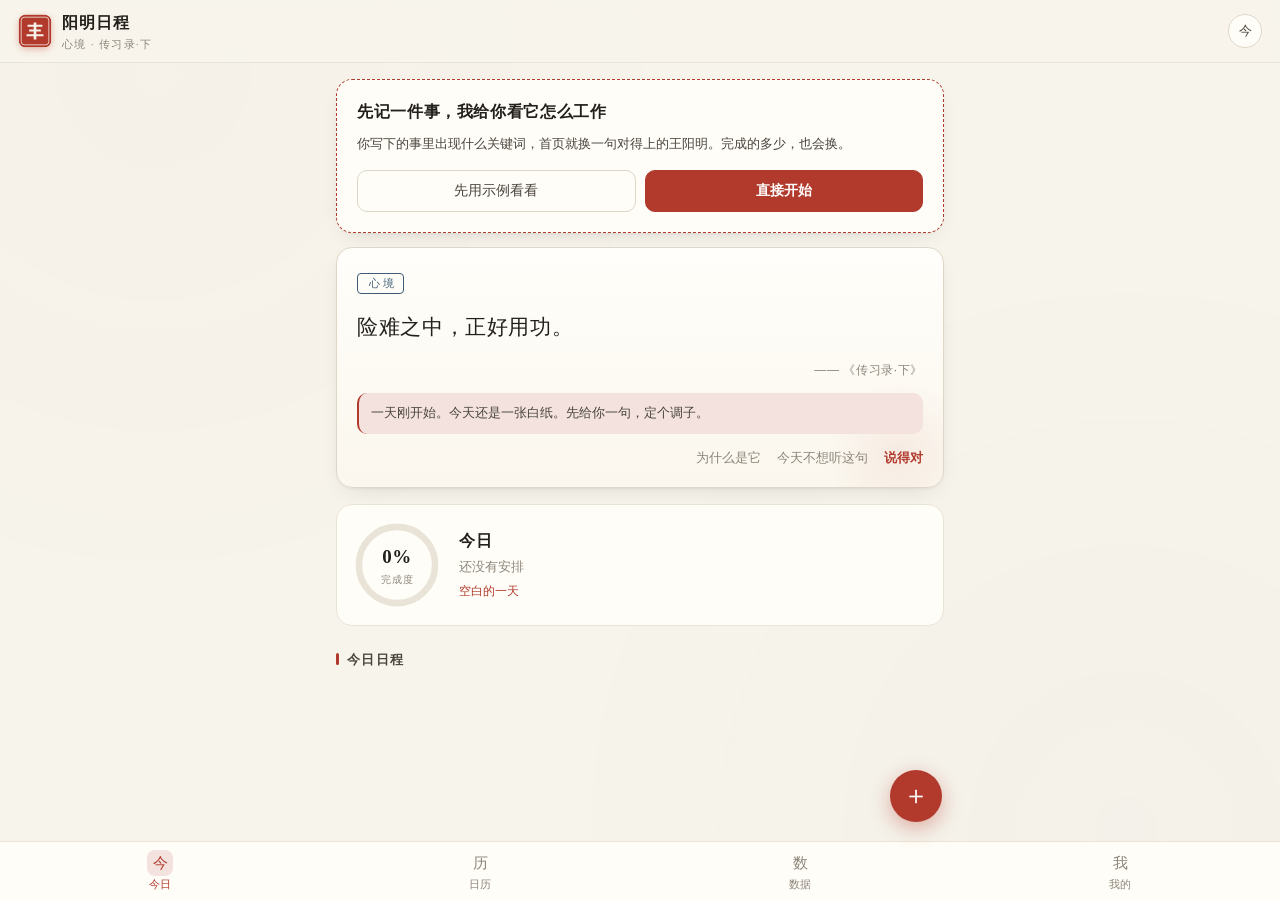
<file: github-upload/yangming-schedule/index.html>
<!DOCTYPE html>
<html lang="zh-CN">
<head>
<meta charset="utf-8">
<meta name="viewport" content="width=device-width, initial-scale=1, viewport-fit=cover, user-scalable=no">
<meta name="theme-color" content="#F7F4EC">
<title>阳明日程 · 知行合一</title>
<link rel="manifest" href="manifest.webmanifest">
<link rel="icon" href="assets/mark.svg">
<link rel="stylesheet" href="css/style.css">
</head>
<body>

<div id="app">

  <!-- ===== 顶栏 ===== -->
  <header class="topbar">
    <div class="brand">
      <img class="brand-seal" src="assets/mark.svg" alt="阳明">
      <div class="brand-text">
        <h1>阳明日程</h1>
        <p id="brandSub">知行合一 · 事上磨练</p>
      </div>
    </div>
    <button class="icon-btn" id="btnToday" title="回到今天">今</button>
  </header>

  <main id="main">

    <!-- ================= 今日 ================= -->
    <section class="view" id="view-today">

      <!-- 首次运行引导 -->
      <div class="onboard" id="onboard" hidden>
        <h2>先记一件事，我给你看它怎么工作</h2>
        <p>你写下的事里出现什么关键词，首页就换一句对得上的王阳明。完成的多少，也会换。</p>
        <div class="btn-row">
          <button class="btn ghost" id="btnOnboardDemo">先用示例看看</button>
          <button class="btn primary" id="btnOnboardStart">直接开始</button>
        </div>
      </div>

      <!-- 示例数据提示 -->
      <div class="demo-bar" id="demoBar" hidden>
        <span>现在显示的是 6 条示例数据，方便你熟悉界面。</span>
        <button class="link-btn danger" id="btnClearDemo">清空示例</button>
      </div>

      <!-- 逾期未完成 -->
      <div class="overdue-block" id="overdueBlock" hidden>
        <div class="overdue-head">
          <span id="overdueHead">过去有 0 件没划掉</span>
          <button class="link-btn primary" id="btnPostponeAll">全部顺延到今天</button>
        </div>
        <ul class="overdue-list" id="overdueList"></ul>
      </div>

      <div class="quote-card" id="quoteCard">
        <div class="quote-inner">
          <span class="seal-badge" id="quoteTheme">立志</span>
          <blockquote id="quoteText">正在落笔……</blockquote>
          <p class="quote-src" id="quoteSrc"></p>
          <p class="quote-reason" id="quoteReason"></p>
          <div class="quote-actions">
            <button class="link-btn" id="btnWhy">为什么是它</button>
            <button class="link-btn" id="btnDislike">今天不想听这句</button>
            <button class="link-btn primary" id="btnLike">说得对</button>
          </div>
        </div>
      </div>

      <div class="progress-block">
        <div class="ring-wrap">
          <svg viewBox="0 0 120 120" class="ring">
            <circle class="ring-bg" cx="60" cy="60" r="52"/>
            <circle class="ring-fg" id="ringFg" cx="60" cy="60" r="52"/>
          </svg>
          <div class="ring-label">
            <strong id="ringPct">0%</strong>
            <span>完成度</span>
          </div>
        </div>
        <div class="progress-meta">
          <h2 id="todayTitle">今日</h2>
          <p id="todayMeta">0 项安排</p>
          <p class="mood-line" id="todayMood"></p>
        </div>
      </div>

      <h3 class="sec-title">今日日程 <span class="sec-sub" id="todayCount"></span></h3>
      <ul class="task-list" id="todayList"></ul>
      <div class="empty" id="todayEmpty" hidden>
        <p>今天还是空的。</p>
        <p class="dim">点右下角的「＋」记一件事。</p>
      </div>

    </section>

    <!-- ================= 日历 ================= -->
    <section class="view" id="view-calendar" hidden>

      <div class="segmented" id="scopeSeg">
        <button data-scope="day" class="active">日</button>
        <button data-scope="week">周</button>
        <button data-scope="month">月</button>
        <button data-scope="year">年</button>
      </div>

      <div class="period-nav">
        <button class="icon-btn ghost" id="navPrev">‹</button>
        <span id="periodLabel">—</span>
        <button class="icon-btn ghost" id="navNext">›</button>
      </div>

      <div id="calBody"></div>
    </section>

    <!-- ================= 数据 ================= -->
    <section class="view" id="view-stats" hidden>

      <div class="stat-grid">
        <div class="stat-card"><strong id="sTotal">0</strong><span>安排总数</span></div>
        <div class="stat-card"><strong id="sDone">0</strong><span>已完成</span></div>
        <div class="stat-card"><strong id="sRate">0%</strong><span>完成率</span></div>
        <div class="stat-card"><strong id="sStreak">0</strong><span>连续达标天数</span></div>
      </div>

      <h3 class="sec-title">近 30 天完成趋势</h3>
      <div class="chart-box"><canvas id="trendChart"></canvas></div>

      <h3 class="sec-title">事项都在忙什么</h3>
      <div class="tagbars" id="tagBars"></div>

      <h3 class="sec-title">语录与你的完成度</h3>
      <p class="hint" id="quoteStatHint"></p>
    </section>

    <!-- ================= 我的 ================= -->
    <section class="view" id="view-me" hidden>

      <div class="me-head">
        <img src="assets/logo.svg" alt="" class="me-logo">
        <div>
          <h2>王阳明</h2>
          <p class="dim">1472 — 1529 · 名守仁，字伯安，号阳明</p>
        </div>
      </div>

      <h3 class="sec-title">设置</h3>
      <div class="setting-list">
        <label class="setting-row">
          <span>日程提醒</span>
          <input type="checkbox" id="setNotify" class="switch">
        </label>
        <label class="setting-row">
          <span>提醒声音</span>
          <input type="checkbox" id="setSound" class="switch">
        </label>
        <label class="setting-row">
          <span>显示「为什么是这句」</span>
          <input type="checkbox" id="setShowReason" class="switch">
        </label>
        <label class="setting-row">
          <span>默认提前提醒</span>
          <select id="setAdvance">
            <option value="0">准时</option>
            <option value="5">5 分钟</option>
            <option value="10">10 分钟</option>
            <option value="15">15 分钟</option>
            <option value="30">30 分钟</option>
            <option value="60">1 小时</option>
          </select>
        </label>
        <label class="setting-row">
          <span>早晨推送（每日一句）</span>
          <input type="checkbox" id="setMorningPush" class="switch">
        </label>
        <label class="setting-row">
          <span>推送时间</span>
          <input type="time" id="setMorningTime" value="07:30">
        </label>
      </div>

      <h3 class="sec-title">提醒自检</h3>
      <p class="hint">装到手机上后，先点一次下面这个按钮，确认系统允许「阳明日程」发通知；不然到点了只会安静地错过。</p>
      <div class="btn-row">
        <button class="btn" id="btnTestNotify">测试提醒</button>
        <button class="btn" id="btnAskPerm">申请通知权限</button>
      </div>

      <h3 class="sec-title">语录库 <span class="sec-sub" id="libCount"></span></h3>
      <input class="input" id="libSearch" placeholder="搜索原文、出处或主题">
      <div class="chips wrap lib-flags" id="libTheme"></div>
      <div class="quote-lib" id="quoteLib"></div>
      <button class="btn" id="btnLibMore" hidden>显示更多</button>

      <h3 class="sec-title">数据</h3>
      <div class="btn-row">
        <button class="btn" id="btnExport">导出备份</button>
        <button class="btn" id="btnImport">导入备份</button>
        <button class="btn danger" id="btnClear">清空全部</button>
      </div>
      <textarea id="ioBox" class="io-box" placeholder="导出结果会出现在这里；粘贴备份内容后点「导入备份」" hidden></textarea>

      <h3 class="sec-title">关于</h3>
      <p class="hint">阳明日程 v1.0.0 · 语录取自《传习录》《王阳明全集》等，为公共领域文献。<br>
      所有数据只存在你的手机上，不上传任何服务器。</p>
    </section>

  </main>

  <!-- ===== 悬浮添加 ===== -->
  <button class="fab" id="fab" aria-label="添加日程">＋</button>

  <!-- ===== 底部导航 ===== -->
  <nav class="tabbar" id="tabbar">
    <button data-tab="today" class="active"><i>今</i><span>今日</span></button>
    <button data-tab="calendar"><i>历</i><span>日历</span></button>
    <button data-tab="stats"><i>数</i><span>数据</span></button>
    <button data-tab="me"><i>我</i><span>我的</span></button>
  </nav>

  <!-- ===== 添加/编辑 面板 ===== -->
  <div class="sheet-mask" id="editMask" hidden></div>
  <div class="sheet" id="editSheet" hidden>
    <div class="sheet-head">
      <button class="link-btn" id="editCancel">取消</button>
      <strong id="editTitle">新建日程</strong>
      <button class="link-btn primary" id="editSave">保存</button>
    </div>
    <div class="sheet-body">
      <label class="field">
        <span>要做什么</span>
        <input class="input" id="fTitle" placeholder="例如：产品需求评审会" autocomplete="off">
      </label>
      <div class="field-row">
        <label class="field"><span>日期</span><input class="input" type="date" id="fDate"></label>
        <label class="field"><span>开始</span><input class="input" type="time" id="fStart"></label>
        <label class="field"><span>结束</span><input class="input" type="time" id="fEnd"></label>
      </div>
      <label class="field">
        <span>备注（也会参与语录匹配）</span>
        <textarea class="input" id="fNote" rows="2" placeholder="想补充的背景、心情、卡点……"></textarea>
      </label>
      <div class="field">
        <span>重复</span>
        <div class="chips" id="fRepeat">
          <button class="chip active" data-v="none">不重复</button>
          <button class="chip" data-v="daily">每天</button>
          <button class="chip" data-v="weekday">工作日</button>
          <button class="chip" data-v="weekly">每周</button>
          <button class="chip" data-v="monthly">每月</button>
        </div>
      </div>
      <div class="field">
        <span>提醒</span>
        <div class="remind-row">
          <label class="mini-switch"><input type="checkbox" id="fRemind" class="switch"><span>开启</span></label>
          <select id="fRemindBefore" class="input slim">
            <option value="0">准时提醒</option>
            <option value="5">提前 5 分钟</option>
            <option value="10">提前 10 分钟</option>
            <option value="15">提前 15 分钟</option>
            <option value="30">提前 30 分钟</option>
            <option value="60">提前 1 小时</option>
          </select>
        </div>
      </div>
      <div class="field">
        <span>这句话里，有哪些关键词（可多选，直接决定推哪句语录）</span>
        <div class="chips wrap" id="fTags"></div>
        <p class="dim tiny" id="tagPreview"></p>
      </div>
    </div>
  </div>

  <!-- ===== 日程详情 面板 ===== -->
  <div class="sheet-mask" id="detailMask" hidden></div>
  <div class="sheet" id="detailSheet" hidden>
    <div class="sheet-head">
      <button class="link-btn" id="detailClose">关闭</button>
      <strong>日程详情</strong>
      <span class="head-actions">
        <button class="link-btn" id="detailEdit">编辑</button>
        <button class="link-btn danger" id="detailDelete">删除</button>
      </span>
    </div>
    <div class="sheet-body" id="detailBody"></div>
  </div>

  <div class="toast" id="toast" hidden></div>

</div>

<script src="js/data/lexicon.js"></script>
<script src="js/data/quotes.js"></script>
<script src="js/data/quotes-01-chuanxilu.js"></script>
<script src="js/data/quotes-02-prose.js"></script>
<script src="js/data/quotes-03-poems.js"></script>
<script src="js/data/quotes-04-supplement.js"></script>
<script src="js/matcher.js"></script>
<script src="js/store.js"></script>
<script src="js/views.js"></script>
<script src="js/app.js"></script>
</body>
</html>
</file>
<file: github-upload/yangming-schedule/css/style.css>
/* ============================================================
 * 阳明日程 · 宣纸 + 墨 + 朱砂
 * ============================================================ */
:root{
  --paper:#F7F4EC;
  --paper-2:#FFFDF8;
  --paper-3:#EFEAE0;
  --ink:#23201C;
  --ink-2:#4A453D;
  --ink-3:#8C857A;
  --line:#DED7C9;
  --line-2:#EAE4D8;
  --seal:#B23A2C;
  --seal-soft:#F3E2DE;
  --moss:#4A6B5D;
  --gold:#B79355;
  --radius:16px;
  --radius-sm:10px;
  --shadow:0 1px 2px rgba(35,32,28,.05), 0 8px 24px -12px rgba(35,32,28,.18);
  --safe-b:env(safe-area-inset-bottom, 0px);
  --safe-t:env(safe-area-inset-top, 0px);
}

*{box-sizing:border-box;-webkit-tap-highlight-color:transparent;}
[hidden]{display:none !important;}
html,body{margin:0;padding:0;}
body{
  background:var(--paper);
  color:var(--ink);
  font-family:-apple-system,BlinkMacSystemFont,"PingFang SC","Hiragino Sans GB","Noto Sans CJK SC","Microsoft YaHei",sans-serif;
  font-size:15px;
  line-height:1.6;
  -webkit-font-smoothing:antialiased;
  overscroll-behavior-y:none;
}
/* 宣纸纹理 */
body::before{
  content:"";position:fixed;inset:0;z-index:0;pointer-events:none;opacity:.5;
  background:
    radial-gradient(circle at 12% 8%, rgba(178,58,44,.035), transparent 42%),
    radial-gradient(circle at 88% 92%, rgba(74,107,93,.04), transparent 45%);
}
#app{position:relative;z-index:1;min-height:100vh;display:flex;flex-direction:column;}

/* ---------------- 顶栏 ---------------- */
.topbar{
  position:sticky;top:0;z-index:20;
  display:flex;align-items:center;justify-content:space-between;gap:10px;
  padding:calc(10px + var(--safe-t)) 18px 10px;
  background:rgba(247,244,236,.88);
  backdrop-filter:saturate(1.4) blur(10px);
  -webkit-backdrop-filter:saturate(1.4) blur(10px);
  border-bottom:1px solid var(--line-2);
}
.brand{display:flex;align-items:center;gap:10px;min-width:0;}
.brand-seal{width:34px;height:34px;border-radius:9px;box-shadow:0 2px 6px rgba(178,58,44,.28);}
.brand-text h1{font-size:16px;margin:0;font-weight:600;letter-spacing:.06em;font-family:"Songti SC","STSong",serif;}
.brand-text p{margin:0;font-size:10.5px;color:var(--ink-3);letter-spacing:.12em;}
.icon-btn{
  flex:none;width:34px;height:34px;border-radius:50%;
  border:1px solid var(--line);background:var(--paper-2);
  color:var(--ink-2);font-size:13px;font-family:"Songti SC",serif;
  display:flex;align-items:center;justify-content:center;cursor:pointer;
}
.icon-btn.ghost{width:30px;height:30px;background:transparent;border-color:transparent;font-size:20px;line-height:1;color:var(--ink-3);}
.icon-btn:active{background:var(--paper-3);}

/* ---------------- 主区 ---------------- */
#main{flex:1;padding:16px 16px calc(96px + var(--safe-b));max-width:640px;width:100%;margin:0 auto;}
.view{animation:fade .22s ease;}
@keyframes fade{from{opacity:0;transform:translateY(5px);}to{opacity:1;transform:none;}}

/* ---------------- 语录卡 ---------------- */
.quote-card{
  position:relative;border-radius:var(--radius);overflow:hidden;
  background:linear-gradient(180deg,#FFFEFA 0%, #FBF7EE 100%);
  border:1px solid var(--line);
  box-shadow:var(--shadow);
}
.quote-card::after{
  content:"";position:absolute;right:-30px;bottom:-40px;width:150px;height:150px;
  border-radius:50%;background:radial-gradient(circle,rgba(178,58,44,.07),transparent 68%);
}
.quote-inner{position:relative;padding:22px 20px 16px;z-index:1;}
.seal-badge{
  display:inline-block;font-size:11px;letter-spacing:.28em;text-indent:.28em;
  color:var(--seal);border:1px solid var(--seal);border-radius:4px;
  padding:1px 6px 1px 8px;margin-bottom:14px;font-family:"Songti SC",serif;
}
.quote-inner blockquote{
  margin:0;font-family:"Songti SC","STSong","Noto Serif CJK SC",serif;
  font-size:21px;line-height:1.86;letter-spacing:.03em;color:var(--ink);
  text-align:justify;
}
.quote-src{margin:14px 0 0;font-size:12px;color:var(--ink-3);letter-spacing:.05em;text-align:right;}
.quote-reason{
  margin:12px 0 0;padding:10px 12px;font-size:12.5px;line-height:1.7;color:var(--ink-2);
  background:var(--seal-soft);border-radius:var(--radius-sm);border-left:2px solid var(--seal);
}
.quote-actions{display:flex;gap:16px;justify-content:flex-end;margin-top:12px;}
.link-btn{
  background:none;border:none;padding:4px 0;cursor:pointer;
  font-size:12.5px;color:var(--ink-3);font-family:inherit;
}
.link-btn.primary{color:var(--seal);font-weight:600;}
.link-btn.danger{color:var(--seal);}
.link-btn:active{opacity:.55;}

/* ---------------- 进度环 ---------------- */
.progress-block{
  display:flex;align-items:center;gap:18px;margin:16px 0 4px;
  padding:16px;border-radius:var(--radius);background:var(--paper-2);border:1px solid var(--line-2);
}
.ring-wrap{position:relative;width:88px;height:88px;flex:none;}
.ring{width:88px;height:88px;transform:rotate(-90deg);}
.ring-bg{fill:none;stroke:var(--line-2);stroke-width:9;}
.ring-fg{
  fill:none;stroke:var(--seal);stroke-width:9;stroke-linecap:round;
  stroke-dasharray:326.7;stroke-dashoffset:326.7;
  transition:stroke-dashoffset .7s cubic-bezier(.22,.9,.3,1);
}
.ring-label{position:absolute;inset:0;display:flex;flex-direction:column;align-items:center;justify-content:center;}
.ring-label strong{font-size:19px;font-family:"Songti SC",serif;letter-spacing:.02em;}
.ring-label span{font-size:10px;color:var(--ink-3);letter-spacing:.1em;}
.progress-meta h2{margin:0 0 3px;font-size:16px;font-family:"Songti SC",serif;letter-spacing:.04em;}
.progress-meta p{margin:0;font-size:12.5px;color:var(--ink-3);}
.progress-meta .mood-line{margin-top:5px;color:var(--seal);font-size:12px;}

/* ---------------- 标题 / 列表 ---------------- */
.sec-title{
  margin:24px 0 10px;font-size:13px;font-weight:600;letter-spacing:.1em;color:var(--ink-2);
  display:flex;align-items:baseline;gap:8px;
}
.sec-title::before{content:"";display:inline-block;width:3px;height:12px;background:var(--seal);border-radius:2px;transform:translateY(1px);}
.sec-sub{font-weight:400;font-size:11.5px;color:var(--ink-3);letter-spacing:0;}

.task-list{list-style:none;margin:0;padding:0;display:flex;flex-direction:column;gap:8px;}
.task{
  display:flex;align-items:flex-start;gap:11px;padding:13px 14px;
  background:var(--paper-2);border:1px solid var(--line-2);border-radius:var(--radius-sm);
  cursor:pointer;transition:transform .12s,box-shadow .16s;
}
.task:active{transform:scale(.988);}
.task.done{background:var(--paper-3);border-color:transparent;}
.task.done .t-title{color:var(--ink-3);text-decoration:line-through;text-decoration-color:var(--ink-3);}
.check{
  flex:none;width:20px;height:20px;margin-top:1px;border-radius:6px;
  border:1.6px solid var(--line);background:var(--paper-2);
  display:flex;align-items:center;justify-content:center;position:relative;
}
.task.done .check{background:var(--seal);border-color:var(--seal);}
.task.done .check::after{content:"";width:5px;height:9px;border:solid #fff;border-width:0 2px 2px 0;transform:rotate(45deg) translate(-1px,-1px);}
.t-body{flex:1;min-width:0;}
.t-title{font-size:14.5px;line-height:1.45;word-break:break-word;}
.t-meta{margin-top:3px;font-size:11.5px;color:var(--ink-3);display:flex;flex-wrap:wrap;gap:8px;align-items:center;}
.t-time{color:var(--seal);font-variant-numeric:tabular-nums;letter-spacing:.02em;}
.t-time.overdue{font-weight:600;}
.t-tag{background:var(--paper-3);border-radius:4px;padding:0 5px;font-size:10.5px;color:var(--ink-2);}
.t-repeat{color:var(--ink-3);}
.t-note{margin-top:4px;font-size:12px;color:var(--ink-3);overflow:hidden;text-overflow:ellipsis;display:-webkit-box;-webkit-line-clamp:2;-webkit-box-orient:vertical;}

.empty{padding:34px 0;text-align:center;color:var(--ink-3);font-family:"Songti SC",serif;}
.empty p{margin:4px 0;}
.dim{color:var(--ink-3);}
.tiny{font-size:11px;}

/* ---------------- 分段控件 ---------------- */
.segmented{
  display:flex;background:var(--paper-3);border-radius:var(--radius-sm);padding:3px;gap:2px;
}
.segmented button{
  flex:1;padding:7px 0;border:none;background:transparent;border-radius:8px;
  font-size:13px;color:var(--ink-2);font-family:inherit;cursor:pointer;transition:.16s;
}
.segmented button.active{background:var(--paper-2);color:var(--seal);font-weight:600;box-shadow:0 1px 3px rgba(35,32,28,.08);}
.period-nav{display:flex;align-items:center;justify-content:space-between;margin:10px 2px 4px;}
.period-nav span{font-size:13.5px;color:var(--ink-2);letter-spacing:.05em;font-family:"Songti SC",serif;}

/* ---------------- 日历 ---------------- */
.weekgrid{display:grid;grid-template-columns:repeat(7,1fr);gap:4px;margin-top:8px;}
.wd{text-align:center;font-size:10.5px;color:var(--ink-3);padding:4px 0;letter-spacing:.05em;}
.daycell{
  aspect-ratio:1;border-radius:9px;background:var(--paper-2);border:1px solid var(--line-2);
  display:flex;flex-direction:column;align-items:center;justify-content:center;gap:2px;
  font-size:13px;cursor:pointer;position:relative;transition:.14s;
}
.daycell.out{opacity:.32;}
.daycell.today{border-color:var(--seal);border-width:1.6px;color:var(--seal);font-weight:600;}
.daycell.sel{background:var(--ink);color:#F7F4EC;border-color:var(--ink);}
.daycell.sel .dot{background:#F7F4EC;}
.dot{width:4px;height:4px;border-radius:50%;background:var(--line);}
.dot.partial{background:var(--gold);}
.dot.full{background:var(--seal);}
.daycell .n{line-height:1;}

.day-list-title{margin:18px 0 8px;font-size:12.5px;color:var(--ink-2);letter-spacing:.05em;}
.weekcols{display:flex;gap:6px;margin-top:10px;}
.wcol{flex:1;display:flex;flex-direction:column;gap:5px;align-items:center;}
.wcol .whead{font-size:10.5px;color:var(--ink-3);text-align:center;line-height:1.4;}
.wcol .whead b{display:block;font-size:13px;color:var(--ink);font-weight:500;}
.wcol.today .whead b{color:var(--seal);font-weight:700;}
.wcol .wbar{width:100%;background:var(--paper-3);border-radius:5px;height:64px;position:relative;overflow:hidden;border:1px solid var(--line-2);}
.wcol .wfill{position:absolute;left:0;right:0;bottom:0;background:var(--seal);opacity:.78;transition:height .4s;}
.wcol .wn{font-size:10px;color:var(--ink-3);}

.monthgrid{display:grid;grid-template-columns:repeat(7,1fr);gap:4px;margin-top:8px;}
.heat{display:grid;grid-auto-flow:column;grid-template-rows:repeat(7,1fr);gap:3px;overflow-x:auto;padding-bottom:6px;margin-top:12px;}
.heat i{width:11px;height:11px;border-radius:3px;background:var(--paper-3);display:block;}
.heat i.l1{background:#EBD9D5;}
.heat i.l2{background:#DDAFA7;}
.heat i.l3{background:#C87A6D;}
.heat i.l4{background:var(--seal);}
.heat i.out{background:transparent;}
.monthminis{display:grid;grid-template-columns:repeat(3,1fr);gap:12px;margin-top:10px;}
.mini{background:var(--paper-2);border:1px solid var(--line-2);border-radius:var(--radius-sm);padding:8px 9px;}
.mini h4{margin:0 0 5px;font-size:11.5px;font-weight:600;color:var(--ink-2);display:flex;justify-content:space-between;}
.mini h4 em{font-style:normal;color:var(--ink-3);font-weight:400;}
.mini .mg{display:grid;grid-template-columns:repeat(7,1fr);gap:2px;}
.mini .mg u{height:9px;border-radius:2px;background:var(--paper-3);display:block;text-decoration:none;}

/* ---------------- 数据 ---------------- */
.stat-grid{display:grid;grid-template-columns:repeat(2,1fr);gap:9px;}
.stat-card{
  background:var(--paper-2);border:1px solid var(--line-2);border-radius:var(--radius-sm);
  padding:14px;display:flex;flex-direction:column;gap:2px;
}
.stat-card strong{font-size:24px;font-family:"Songti SC",serif;color:var(--seal);letter-spacing:.01em;}
.stat-card span{font-size:11.5px;color:var(--ink-3);}
.chart-box{margin-top:4px;background:var(--paper-2);border:1px solid var(--line-2);border-radius:var(--radius-sm);padding:12px 8px 6px;}
#trendChart{width:100%;height:150px;display:block;}
.tagbars{display:flex;flex-direction:column;gap:8px;}
.tagbar{display:flex;align-items:center;gap:10px;font-size:12.5px;}
.tagbar b{width:46px;flex:none;color:var(--ink-2);font-weight:500;text-align:right;}
.tagbar .bar{flex:1;height:9px;background:var(--paper-3);border-radius:5px;overflow:hidden;}
.tagbar .bar i{display:block;height:100%;background:linear-gradient(90deg,#D9A79E,var(--seal));border-radius:5px;}
.tagbar em{font-style:normal;width:24px;text-align:right;color:var(--ink-3);font-size:11.5px;}
.hint{font-size:12.5px;color:var(--ink-3);line-height:1.75;margin:4px 0 0;}

/* ---------------- 我的 ---------------- */
.me-head{display:flex;gap:14px;align-items:center;background:var(--paper-2);border:1px solid var(--line-2);border-radius:var(--radius);padding:16px;}
.me-logo{width:64px;height:64px;border-radius:14px;box-shadow:0 4px 14px rgba(178,58,44,.22);}
.me-head h2{margin:0 0 2px;font-size:17px;font-family:"Songti SC",serif;letter-spacing:.08em;}
.me-head p{margin:0;font-size:11.5px;}
.setting-list{background:var(--paper-2);border:1px solid var(--line-2);border-radius:var(--radius-sm);overflow:hidden;}
.setting-row{display:flex;align-items:center;justify-content:space-between;padding:13px 15px;border-bottom:1px solid var(--line-2);font-size:14px;}
.setting-row:last-child{border-bottom:none;}
.switch{-webkit-appearance:none;appearance:none;width:44px;height:26px;border-radius:13px;background:var(--line);position:relative;transition:.2s;cursor:pointer;flex:none;}
.switch::after{content:"";position:absolute;top:2px;left:2px;width:22px;height:22px;border-radius:50%;background:#fff;transition:.2s;box-shadow:0 1px 3px rgba(0,0,0,.2);}
.switch:checked{background:var(--seal);}
.switch:checked::after{transform:translateX(18px);}
select.input{-webkit-appearance:none;appearance:none;background-image:none;text-align:right;border:none;padding:0;width:auto;color:var(--ink-2);font-size:13.5px;}

.quote-lib{display:flex;flex-direction:column;gap:8px;max-height:340px;overflow-y:auto;margin-top:10px;-webkit-overflow-scrolling:touch;}
.qlib{padding:12px 14px;background:var(--paper-2);border:1px solid var(--line-2);border-radius:var(--radius-sm);}
.qlib p{margin:0;font-family:"Songti SC",serif;font-size:14px;line-height:1.75;}
.qlib small{display:block;margin-top:6px;color:var(--ink-3);font-size:11px;}
.qlib .th{color:var(--seal);margin-right:6px;}

/* ---------------- 悬浮按钮 / 导航 ---------------- */
.fab{
  position:fixed;right:calc(50% - 320px + 18px);bottom:calc(78px + var(--safe-b));
  width:52px;height:52px;border-radius:50%;border:none;
  background:var(--seal);color:#fff;font-size:26px;line-height:1;cursor:pointer;
  box-shadow:0 6px 20px rgba(178,58,44,.38);z-index:30;
  display:flex;align-items:center;justify-content:center;padding-bottom:3px;
}
@media (max-width:676px){.fab{right:18px;}}
.fab:active{transform:scale(.93);}

.tabbar{
  position:fixed;left:0;right:0;bottom:0;z-index:25;
  display:flex;align-items:center;justify-content:space-around;
  padding:6px 0 calc(6px + var(--safe-b));
  background:rgba(255,253,248,.94);
  backdrop-filter:saturate(1.5) blur(12px);-webkit-backdrop-filter:saturate(1.5) blur(12px);
  border-top:1px solid var(--line-2);
}
.tabbar button{
  flex:1;border:none;background:none;display:flex;flex-direction:column;align-items:center;gap:2px;
  font-size:10.5px;color:var(--ink-3);font-family:inherit;cursor:pointer;padding:2px 0;
}
.tabbar button i{
  font-style:normal;font-family:"Songti SC",serif;font-size:15px;line-height:1.4;
  width:26px;height:26px;display:flex;align-items:center;justify-content:center;border-radius:8px;
}
.tabbar button.active{color:var(--seal);}
.tabbar button.active i{background:var(--seal-soft);}

/* ---------------- 面板 ---------------- */
.sheet-mask{position:fixed;inset:0;background:rgba(35,32,28,.36);z-index:40;animation:fade .18s;}
.sheet{
  position:fixed;left:0;right:0;bottom:0;z-index:41;max-height:92vh;
  background:var(--paper);border-radius:20px 20px 0 0;
  box-shadow:0 -10px 40px rgba(35,32,28,.2);
  display:flex;flex-direction:column;
  animation:up .26s cubic-bezier(.22,.9,.3,1);
  padding-bottom:var(--safe-b);
}
@media (min-width:700px){
  .sheet{left:50%;transform:translateX(-50%);max-width:620px;border-radius:20px;bottom:16px;}
  @keyframes up{from{opacity:0;transform:translateX(-50%) translateY(16px);}to{opacity:1;transform:translateX(-50%);}}
}
@keyframes up{from{transform:translateY(100%);}to{transform:translateY(0);}}
.sheet-head{
  display:flex;align-items:center;justify-content:space-between;
  padding:14px 16px 10px;border-bottom:1px solid var(--line-2);flex:none;
}
.sheet-head strong{font-size:14.5px;font-family:"Songti SC",serif;letter-spacing:.06em;}
.sheet-body{padding:16px;overflow-y:auto;-webkit-overflow-scrolling:touch;}
.field{display:block;margin-bottom:16px;}
.field>span{display:block;font-size:11.5px;color:var(--ink-3);margin-bottom:6px;letter-spacing:.04em;}
.field-row{display:flex;gap:9px;}
.field-row .field{flex:1;}
.input{
  width:100%;padding:11px 13px;font-size:14.5px;font-family:inherit;color:var(--ink);
  background:var(--paper-2);border:1px solid var(--line);border-radius:var(--radius-sm);
  outline:none;transition:border-color .16s,box-shadow .16s;
}
.input:focus{border-color:var(--seal);box-shadow:0 0 0 3px var(--seal-soft);}
textarea.input{resize:vertical;line-height:1.6;}
.input.slim{padding:7px 10px;font-size:13px;width:auto;}

.chips{display:flex;gap:7px;flex-wrap:wrap;}
.chips.wrap{max-height:150px;overflow-y:auto;padding:2px 0;}
.chip{
  padding:6px 12px;border-radius:999px;border:1px solid var(--line);background:var(--paper-2);
  font-size:12.5px;color:var(--ink-2);font-family:inherit;cursor:pointer;transition:.14s;white-space:nowrap;
}
.chip.active{background:var(--seal);color:#fff;border-color:var(--seal);}
.chip.sm{padding:4px 10px;font-size:11.5px;}
.remind-row{display:flex;gap:10px;align-items:center;}
.mini-switch{display:flex;align-items:center;gap:8px;font-size:13px;color:var(--ink-2);cursor:pointer;}
.btn{
  flex:1;padding:11px;border-radius:var(--radius-sm);border:1px solid var(--line);
  background:var(--paper-2);font-size:13.5px;font-family:inherit;color:var(--ink-2);cursor:pointer;
}
.btn:active{background:var(--paper-3);}
.btn.danger{color:var(--seal);border-color:#E7C9C4;}
.btn-row{display:flex;gap:9px;}
.io-box{margin-top:10px;width:100%;min-height:130px;font-family:ui-monospace,Menlo,monospace;font-size:11px;padding:11px;border:1px solid var(--line);border-radius:var(--radius-sm);background:var(--paper-2);color:var(--ink-2);}

.detail-line{display:flex;gap:10px;padding:9px 0;border-bottom:1px solid var(--line-2);font-size:14px;}
.detail-line:last-child{border-bottom:none;}
.detail-line b{flex:none;width:56px;font-weight:400;color:var(--ink-3);font-size:12.5px;padding-top:2px;}

/* ---------------- Toast（可带撤销） ---------------- */
.toast{
  position:fixed;left:50%;bottom:calc(140px + var(--safe-b));transform:translateX(-50%);
  background:rgba(35,32,28,.93);color:#F7F4EC;font-size:13px;
  padding:10px 16px;border-radius:999px;z-index:60;max-width:82vw;
  display:flex;align-items:center;gap:12px;
  animation:pop .2s ease;
}
.toast-act{
  flex:none;background:none;border:none;padding:0;cursor:pointer;
  color:#F0C9A8;font-size:13px;font-family:inherit;font-weight:600;letter-spacing:.04em;
}
.toast-act:active{opacity:.6;}
@keyframes pop{from{opacity:0;transform:translate(-50%,8px);}to{opacity:1;transform:translate(-50%,0);}}

/* ---------------- 首次引导 ---------------- */
.onboard{
  padding:20px;margin-bottom:14px;border-radius:var(--radius);
  background:var(--paper-2);border:1px dashed var(--seal);box-shadow:var(--shadow);
}
.onboard h2{margin:0 0 8px;font-size:16px;font-family:"Songti SC",serif;letter-spacing:.04em;line-height:1.5;}
.onboard p{margin:0 0 14px;font-size:13px;line-height:1.8;color:var(--ink-2);}
.onboard .btn-row{margin-top:2px;}
.btn.ghost{background:transparent;}
.btn.primary{background:var(--seal);color:#fff;border-color:var(--seal);font-weight:600;}
.btn.primary:active{background:#9B3227;}

/* ---------------- 示例数据提示 ---------------- */
.demo-bar{
  display:flex;align-items:center;justify-content:space-between;gap:10px;
  padding:9px 12px;margin-bottom:12px;border-radius:var(--radius-sm);
  background:var(--seal-soft);border:1px solid #E7C9C4;
  font-size:12px;color:var(--ink-2);line-height:1.5;
}

/* ---------------- 逾期未完成 ---------------- */
.overdue-block{
  margin-bottom:14px;border-radius:var(--radius-sm);overflow:hidden;
  background:var(--paper-2);border:1px solid var(--line);
}
.overdue-head{
  display:flex;align-items:center;justify-content:space-between;gap:10px;
  padding:11px 13px;background:#FBF3E6;border-bottom:1px solid var(--line-2);
  font-size:12.5px;color:#7A5A2E;
}
.overdue-list{list-style:none;margin:0;padding:0;}
.od-item{display:flex;align-items:center;gap:9px;padding:10px 13px;border-bottom:1px solid var(--line-2);}
.od-item:last-child{border-bottom:none;}
.od-date{flex:none;font-size:11px;color:var(--ink-3);font-variant-numeric:tabular-nums;width:34px;}
.od-title{flex:1;font-size:13.5px;overflow:hidden;text-overflow:ellipsis;white-space:nowrap;}
.od-act{
  flex:none;padding:4px 10px;border-radius:999px;border:1px solid var(--line);
  background:var(--paper);font-size:11.5px;font-family:inherit;color:var(--ink-2);cursor:pointer;
}
.od-act:active{background:var(--paper-3);}
.od-more{padding:9px 13px;font-size:11.5px;color:var(--ink-3);list-style:none;}

/* ---------------- 面板头部的按钮组 ---------------- */
.head-actions{display:flex;gap:14px;align-items:center;}

/* ---------------- 语录卡：已点赞 ---------------- */
.link-btn.on{color:var(--seal);font-weight:600;}
.quote-actions{flex-wrap:wrap;}

/* ---------------- 语录库筛选 ---------------- */
.lib-flags{margin-top:10px;max-height:96px;overflow-y:auto;}
#btnLibMore{margin-top:10px;width:100%;}
.chip.sm.active{background:var(--seal);color:#fff;border-color:var(--seal);}
</file>
<file: github-upload/android/app/src/main/assets/www/css/style.css>
/* ============================================================
 * 阳明日程 · 宣纸 + 墨 + 朱砂
 * ============================================================ */
:root{
  --paper:#F7F4EC;
  --paper-2:#FFFDF8;
  --paper-3:#EFEAE0;
  --ink:#23201C;
  --ink-2:#4A453D;
  --ink-3:#8C857A;
  --line:#DED7C9;
  --line-2:#EAE4D8;
  --seal:#B23A2C;
  --seal-soft:#F3E2DE;
  --moss:#4A6B5D;
  --gold:#B79355;
  --radius:16px;
  --radius-sm:10px;
  --shadow:0 1px 2px rgba(35,32,28,.05), 0 8px 24px -12px rgba(35,32,28,.18);
  --safe-b:env(safe-area-inset-bottom, 0px);
  --safe-t:env(safe-area-inset-top, 0px);
}

*{box-sizing:border-box;-webkit-tap-highlight-color:transparent;}
[hidden]{display:none !important;}
html,body{margin:0;padding:0;}
body{
  background:var(--paper);
  color:var(--ink);
  font-family:-apple-system,BlinkMacSystemFont,"PingFang SC","Hiragino Sans GB","Noto Sans CJK SC","Microsoft YaHei",sans-serif;
  font-size:15px;
  line-height:1.6;
  -webkit-font-smoothing:antialiased;
  overscroll-behavior-y:none;
}
/* 宣纸纹理 */
body::before{
  content:"";position:fixed;inset:0;z-index:0;pointer-events:none;opacity:.5;
  background:
    radial-gradient(circle at 12% 8%, rgba(178,58,44,.035), transparent 42%),
    radial-gradient(circle at 88% 92%, rgba(74,107,93,.04), transparent 45%);
}
#app{position:relative;z-index:1;min-height:100vh;display:flex;flex-direction:column;}

/* ---------------- 顶栏 ---------------- */
.topbar{
  position:sticky;top:0;z-index:20;
  display:flex;align-items:center;justify-content:space-between;gap:10px;
  padding:calc(10px + var(--safe-t)) 18px 10px;
  background:rgba(247,244,236,.88);
  backdrop-filter:saturate(1.4) blur(10px);
  -webkit-backdrop-filter:saturate(1.4) blur(10px);
  border-bottom:1px solid var(--line-2);
}
.brand{display:flex;align-items:center;gap:10px;min-width:0;}
.brand-seal{width:34px;height:34px;border-radius:9px;box-shadow:0 2px 6px rgba(178,58,44,.28);}
.brand-text h1{font-size:16px;margin:0;font-weight:600;letter-spacing:.06em;font-family:"Songti SC","STSong",serif;}
.brand-text p{margin:0;font-size:10.5px;color:var(--ink-3);letter-spacing:.12em;}
.icon-btn{
  flex:none;width:34px;height:34px;border-radius:50%;
  border:1px solid var(--line);background:var(--paper-2);
  color:var(--ink-2);font-size:13px;font-family:"Songti SC",serif;
  display:flex;align-items:center;justify-content:center;cursor:pointer;
}
.icon-btn.ghost{width:30px;height:30px;background:transparent;border-color:transparent;font-size:20px;line-height:1;color:var(--ink-3);}
.icon-btn:active{background:var(--paper-3);}

/* ---------------- 主区 ---------------- */
#main{flex:1;padding:16px 16px calc(96px + var(--safe-b));max-width:640px;width:100%;margin:0 auto;}
.view{animation:fade .22s ease;}
@keyframes fade{from{opacity:0;transform:translateY(5px);}to{opacity:1;transform:none;}}

/* ---------------- 语录卡 ---------------- */
.quote-card{
  position:relative;border-radius:var(--radius);overflow:hidden;
  background:linear-gradient(180deg,#FFFEFA 0%, #FBF7EE 100%);
  border:1px solid var(--line);
  box-shadow:var(--shadow);
}
.quote-card::after{
  content:"";position:absolute;right:-30px;bottom:-40px;width:150px;height:150px;
  border-radius:50%;background:radial-gradient(circle,rgba(178,58,44,.07),transparent 68%);
}
.quote-inner{position:relative;padding:22px 20px 16px;z-index:1;}
.seal-badge{
  display:inline-block;font-size:11px;letter-spacing:.28em;text-indent:.28em;
  color:var(--seal);border:1px solid var(--seal);border-radius:4px;
  padding:1px 6px 1px 8px;margin-bottom:14px;font-family:"Songti SC",serif;
}
.quote-inner blockquote{
  margin:0;font-family:"Songti SC","STSong","Noto Serif CJK SC",serif;
  font-size:21px;line-height:1.86;letter-spacing:.03em;color:var(--ink);
  text-align:justify;
}
.quote-src{margin:14px 0 0;font-size:12px;color:var(--ink-3);letter-spacing:.05em;text-align:right;}
.quote-reason{
  margin:12px 0 0;padding:10px 12px;font-size:12.5px;line-height:1.7;color:var(--ink-2);
  background:var(--seal-soft);border-radius:var(--radius-sm);border-left:2px solid var(--seal);
}
.quote-actions{display:flex;gap:16px;justify-content:flex-end;margin-top:12px;}
.link-btn{
  background:none;border:none;padding:4px 0;cursor:pointer;
  font-size:12.5px;color:var(--ink-3);font-family:inherit;
}
.link-btn.primary{color:var(--seal);font-weight:600;}
.link-btn.danger{color:var(--seal);}
.link-btn:active{opacity:.55;}

/* ---------------- 进度环 ---------------- */
.progress-block{
  display:flex;align-items:center;gap:18px;margin:16px 0 4px;
  padding:16px;border-radius:var(--radius);background:var(--paper-2);border:1px solid var(--line-2);
}
.ring-wrap{position:relative;width:88px;height:88px;flex:none;}
.ring{width:88px;height:88px;transform:rotate(-90deg);}
.ring-bg{fill:none;stroke:var(--line-2);stroke-width:9;}
.ring-fg{
  fill:none;stroke:var(--seal);stroke-width:9;stroke-linecap:round;
  stroke-dasharray:326.7;stroke-dashoffset:326.7;
  transition:stroke-dashoffset .7s cubic-bezier(.22,.9,.3,1);
}
.ring-label{position:absolute;inset:0;display:flex;flex-direction:column;align-items:center;justify-content:center;}
.ring-label strong{font-size:19px;font-family:"Songti SC",serif;letter-spacing:.02em;}
.ring-label span{font-size:10px;color:var(--ink-3);letter-spacing:.1em;}
.progress-meta h2{margin:0 0 3px;font-size:16px;font-family:"Songti SC",serif;letter-spacing:.04em;}
.progress-meta p{margin:0;font-size:12.5px;color:var(--ink-3);}
.progress-meta .mood-line{margin-top:5px;color:var(--seal);font-size:12px;}

/* ---------------- 标题 / 列表 ---------------- */
.sec-title{
  margin:24px 0 10px;font-size:13px;font-weight:600;letter-spacing:.1em;color:var(--ink-2);
  display:flex;align-items:baseline;gap:8px;
}
.sec-title::before{content:"";display:inline-block;width:3px;height:12px;background:var(--seal);border-radius:2px;transform:translateY(1px);}
.sec-sub{font-weight:400;font-size:11.5px;color:var(--ink-3);letter-spacing:0;}

.task-list{list-style:none;margin:0;padding:0;display:flex;flex-direction:column;gap:8px;}
.task{
  display:flex;align-items:flex-start;gap:11px;padding:13px 14px;
  background:var(--paper-2);border:1px solid var(--line-2);border-radius:var(--radius-sm);
  cursor:pointer;transition:transform .12s,box-shadow .16s;
}
.task:active{transform:scale(.988);}
.task.done{background:var(--paper-3);border-color:transparent;}
.task.done .t-title{color:var(--ink-3);text-decoration:line-through;text-decoration-color:var(--ink-3);}
.check{
  flex:none;width:20px;height:20px;margin-top:1px;border-radius:6px;
  border:1.6px solid var(--line);background:var(--paper-2);
  display:flex;align-items:center;justify-content:center;position:relative;
}
.task.done .check{background:var(--seal);border-color:var(--seal);}
.task.done .check::after{content:"";width:5px;height:9px;border:solid #fff;border-width:0 2px 2px 0;transform:rotate(45deg) translate(-1px,-1px);}
.t-body{flex:1;min-width:0;}
.t-title{font-size:14.5px;line-height:1.45;word-break:break-word;}
.t-meta{margin-top:3px;font-size:11.5px;color:var(--ink-3);display:flex;flex-wrap:wrap;gap:8px;align-items:center;}
.t-time{color:var(--seal);font-variant-numeric:tabular-nums;letter-spacing:.02em;}
.t-time.overdue{font-weight:600;}
.t-tag{background:var(--paper-3);border-radius:4px;padding:0 5px;font-size:10.5px;color:var(--ink-2);}
.t-repeat{color:var(--ink-3);}
.t-note{margin-top:4px;font-size:12px;color:var(--ink-3);overflow:hidden;text-overflow:ellipsis;display:-webkit-box;-webkit-line-clamp:2;-webkit-box-orient:vertical;}

.empty{padding:34px 0;text-align:center;color:var(--ink-3);font-family:"Songti SC",serif;}
.empty p{margin:4px 0;}
.dim{color:var(--ink-3);}
.tiny{font-size:11px;}

/* ---------------- 分段控件 ---------------- */
.segmented{
  display:flex;background:var(--paper-3);border-radius:var(--radius-sm);padding:3px;gap:2px;
}
.segmented button{
  flex:1;padding:7px 0;border:none;background:transparent;border-radius:8px;
  font-size:13px;color:var(--ink-2);font-family:inherit;cursor:pointer;transition:.16s;
}
.segmented button.active{background:var(--paper-2);color:var(--seal);font-weight:600;box-shadow:0 1px 3px rgba(35,32,28,.08);}
.period-nav{display:flex;align-items:center;justify-content:space-between;margin:10px 2px 4px;}
.period-nav span{font-size:13.5px;color:var(--ink-2);letter-spacing:.05em;font-family:"Songti SC",serif;}

/* ---------------- 日历 ---------------- */
.weekgrid{display:grid;grid-template-columns:repeat(7,1fr);gap:4px;margin-top:8px;}
.wd{text-align:center;font-size:10.5px;color:var(--ink-3);padding:4px 0;letter-spacing:.05em;}
.daycell{
  aspect-ratio:1;border-radius:9px;background:var(--paper-2);border:1px solid var(--line-2);
  display:flex;flex-direction:column;align-items:center;justify-content:center;gap:2px;
  font-size:13px;cursor:pointer;position:relative;transition:.14s;
}
.daycell.out{opacity:.32;}
.daycell.today{border-color:var(--seal);border-width:1.6px;color:var(--seal);font-weight:600;}
.daycell.sel{background:var(--ink);color:#F7F4EC;border-color:var(--ink);}
.daycell.sel .dot{background:#F7F4EC;}
.dot{width:4px;height:4px;border-radius:50%;background:var(--line);}
.dot.partial{background:var(--gold);}
.dot.full{background:var(--seal);}
.daycell .n{line-height:1;}

.day-list-title{margin:18px 0 8px;font-size:12.5px;color:var(--ink-2);letter-spacing:.05em;}
.weekcols{display:flex;gap:6px;margin-top:10px;}
.wcol{flex:1;display:flex;flex-direction:column;gap:5px;align-items:center;}
.wcol .whead{font-size:10.5px;color:var(--ink-3);text-align:center;line-height:1.4;}
.wcol .whead b{display:block;font-size:13px;color:var(--ink);font-weight:500;}
.wcol.today .whead b{color:var(--seal);font-weight:700;}
.wcol .wbar{width:100%;background:var(--paper-3);border-radius:5px;height:64px;position:relative;overflow:hidden;border:1px solid var(--line-2);}
.wcol .wfill{position:absolute;left:0;right:0;bottom:0;background:var(--seal);opacity:.78;transition:height .4s;}
.wcol .wn{font-size:10px;color:var(--ink-3);}

.monthgrid{display:grid;grid-template-columns:repeat(7,1fr);gap:4px;margin-top:8px;}
.heat{display:grid;grid-auto-flow:column;grid-template-rows:repeat(7,1fr);gap:3px;overflow-x:auto;padding-bottom:6px;margin-top:12px;}
.heat i{width:11px;height:11px;border-radius:3px;background:var(--paper-3);display:block;}
.heat i.l1{background:#EBD9D5;}
.heat i.l2{background:#DDAFA7;}
.heat i.l3{background:#C87A6D;}
.heat i.l4{background:var(--seal);}
.heat i.out{background:transparent;}
.monthminis{display:grid;grid-template-columns:repeat(3,1fr);gap:12px;margin-top:10px;}
.mini{background:var(--paper-2);border:1px solid var(--line-2);border-radius:var(--radius-sm);padding:8px 9px;}
.mini h4{margin:0 0 5px;font-size:11.5px;font-weight:600;color:var(--ink-2);display:flex;justify-content:space-between;}
.mini h4 em{font-style:normal;color:var(--ink-3);font-weight:400;}
.mini .mg{display:grid;grid-template-columns:repeat(7,1fr);gap:2px;}
.mini .mg u{height:9px;border-radius:2px;background:var(--paper-3);display:block;text-decoration:none;}

/* ---------------- 数据 ---------------- */
.stat-grid{display:grid;grid-template-columns:repeat(2,1fr);gap:9px;}
.stat-card{
  background:var(--paper-2);border:1px solid var(--line-2);border-radius:var(--radius-sm);
  padding:14px;display:flex;flex-direction:column;gap:2px;
}
.stat-card strong{font-size:24px;font-family:"Songti SC",serif;color:var(--seal);letter-spacing:.01em;}
.stat-card span{font-size:11.5px;color:var(--ink-3);}
.chart-box{margin-top:4px;background:var(--paper-2);border:1px solid var(--line-2);border-radius:var(--radius-sm);padding:12px 8px 6px;}
#trendChart{width:100%;height:150px;display:block;}
.tagbars{display:flex;flex-direction:column;gap:8px;}
.tagbar{display:flex;align-items:center;gap:10px;font-size:12.5px;}
.tagbar b{width:46px;flex:none;color:var(--ink-2);font-weight:500;text-align:right;}
.tagbar .bar{flex:1;height:9px;background:var(--paper-3);border-radius:5px;overflow:hidden;}
.tagbar .bar i{display:block;height:100%;background:linear-gradient(90deg,#D9A79E,var(--seal));border-radius:5px;}
.tagbar em{font-style:normal;width:24px;text-align:right;color:var(--ink-3);font-size:11.5px;}
.hint{font-size:12.5px;color:var(--ink-3);line-height:1.75;margin:4px 0 0;}

/* ---------------- 我的 ---------------- */
.me-head{display:flex;gap:14px;align-items:center;background:var(--paper-2);border:1px solid var(--line-2);border-radius:var(--radius);padding:16px;}
.me-logo{width:64px;height:64px;border-radius:14px;box-shadow:0 4px 14px rgba(178,58,44,.22);}
.me-head h2{margin:0 0 2px;font-size:17px;font-family:"Songti SC",serif;letter-spacing:.08em;}
.me-head p{margin:0;font-size:11.5px;}
.setting-list{background:var(--paper-2);border:1px solid var(--line-2);border-radius:var(--radius-sm);overflow:hidden;}
.setting-row{display:flex;align-items:center;justify-content:space-between;padding:13px 15px;border-bottom:1px solid var(--line-2);font-size:14px;}
.setting-row:last-child{border-bottom:none;}
.switch{-webkit-appearance:none;appearance:none;width:44px;height:26px;border-radius:13px;background:var(--line);position:relative;transition:.2s;cursor:pointer;flex:none;}
.switch::after{content:"";position:absolute;top:2px;left:2px;width:22px;height:22px;border-radius:50%;background:#fff;transition:.2s;box-shadow:0 1px 3px rgba(0,0,0,.2);}
.switch:checked{background:var(--seal);}
.switch:checked::after{transform:translateX(18px);}
select.input{-webkit-appearance:none;appearance:none;background-image:none;text-align:right;border:none;padding:0;width:auto;color:var(--ink-2);font-size:13.5px;}

.quote-lib{display:flex;flex-direction:column;gap:8px;max-height:340px;overflow-y:auto;margin-top:10px;-webkit-overflow-scrolling:touch;}
.qlib{padding:12px 14px;background:var(--paper-2);border:1px solid var(--line-2);border-radius:var(--radius-sm);}
.qlib p{margin:0;font-family:"Songti SC",serif;font-size:14px;line-height:1.75;}
.qlib small{display:block;margin-top:6px;color:var(--ink-3);font-size:11px;}
.qlib .th{color:var(--seal);margin-right:6px;}

/* ---------------- 悬浮按钮 / 导航 ---------------- */
.fab{
  position:fixed;right:calc(50% - 320px + 18px);bottom:calc(78px + var(--safe-b));
  width:52px;height:52px;border-radius:50%;border:none;
  background:var(--seal);color:#fff;font-size:26px;line-height:1;cursor:pointer;
  box-shadow:0 6px 20px rgba(178,58,44,.38);z-index:30;
  display:flex;align-items:center;justify-content:center;padding-bottom:3px;
}
@media (max-width:676px){.fab{right:18px;}}
.fab:active{transform:scale(.93);}

.tabbar{
  position:fixed;left:0;right:0;bottom:0;z-index:25;
  display:flex;align-items:center;justify-content:space-around;
  padding:6px 0 calc(6px + var(--safe-b));
  background:rgba(255,253,248,.94);
  backdrop-filter:saturate(1.5) blur(12px);-webkit-backdrop-filter:saturate(1.5) blur(12px);
  border-top:1px solid var(--line-2);
}
.tabbar button{
  flex:1;border:none;background:none;display:flex;flex-direction:column;align-items:center;gap:2px;
  font-size:10.5px;color:var(--ink-3);font-family:inherit;cursor:pointer;padding:2px 0;
}
.tabbar button i{
  font-style:normal;font-family:"Songti SC",serif;font-size:15px;line-height:1.4;
  width:26px;height:26px;display:flex;align-items:center;justify-content:center;border-radius:8px;
}
.tabbar button.active{color:var(--seal);}
.tabbar button.active i{background:var(--seal-soft);}

/* ---------------- 面板 ---------------- */
.sheet-mask{position:fixed;inset:0;background:rgba(35,32,28,.36);z-index:40;animation:fade .18s;}
.sheet{
  position:fixed;left:0;right:0;bottom:0;z-index:41;max-height:92vh;
  background:var(--paper);border-radius:20px 20px 0 0;
  box-shadow:0 -10px 40px rgba(35,32,28,.2);
  display:flex;flex-direction:column;
  animation:up .26s cubic-bezier(.22,.9,.3,1);
  padding-bottom:var(--safe-b);
}
@media (min-width:700px){
  .sheet{left:50%;transform:translateX(-50%);max-width:620px;border-radius:20px;bottom:16px;}
  @keyframes up{from{opacity:0;transform:translateX(-50%) translateY(16px);}to{opacity:1;transform:translateX(-50%);}}
}
@keyframes up{from{transform:translateY(100%);}to{transform:translateY(0);}}
.sheet-head{
  display:flex;align-items:center;justify-content:space-between;
  padding:14px 16px 10px;border-bottom:1px solid var(--line-2);flex:none;
}
.sheet-head strong{font-size:14.5px;font-family:"Songti SC",serif;letter-spacing:.06em;}
.sheet-body{padding:16px;overflow-y:auto;-webkit-overflow-scrolling:touch;}
.field{display:block;margin-bottom:16px;}
.field>span{display:block;font-size:11.5px;color:var(--ink-3);margin-bottom:6px;letter-spacing:.04em;}
.field-row{display:flex;gap:9px;}
.field-row .field{flex:1;}
.input{
  width:100%;padding:11px 13px;font-size:14.5px;font-family:inherit;color:var(--ink);
  background:var(--paper-2);border:1px solid var(--line);border-radius:var(--radius-sm);
  outline:none;transition:border-color .16s,box-shadow .16s;
}
.input:focus{border-color:var(--seal);box-shadow:0 0 0 3px var(--seal-soft);}
textarea.input{resize:vertical;line-height:1.6;}
.input.slim{padding:7px 10px;font-size:13px;width:auto;}

.chips{display:flex;gap:7px;flex-wrap:wrap;}
.chips.wrap{max-height:150px;overflow-y:auto;padding:2px 0;}
.chip{
  padding:6px 12px;border-radius:999px;border:1px solid var(--line);background:var(--paper-2);
  font-size:12.5px;color:var(--ink-2);font-family:inherit;cursor:pointer;transition:.14s;white-space:nowrap;
}
.chip.active{background:var(--seal);color:#fff;border-color:var(--seal);}
.chip.sm{padding:4px 10px;font-size:11.5px;}
.remind-row{display:flex;gap:10px;align-items:center;}
.mini-switch{display:flex;align-items:center;gap:8px;font-size:13px;color:var(--ink-2);cursor:pointer;}
.btn{
  flex:1;padding:11px;border-radius:var(--radius-sm);border:1px solid var(--line);
  background:var(--paper-2);font-size:13.5px;font-family:inherit;color:var(--ink-2);cursor:pointer;
}
.btn:active{background:var(--paper-3);}
.btn.danger{color:var(--seal);border-color:#E7C9C4;}
.btn-row{display:flex;gap:9px;}
.io-box{margin-top:10px;width:100%;min-height:130px;font-family:ui-monospace,Menlo,monospace;font-size:11px;padding:11px;border:1px solid var(--line);border-radius:var(--radius-sm);background:var(--paper-2);color:var(--ink-2);}

.detail-line{display:flex;gap:10px;padding:9px 0;border-bottom:1px solid var(--line-2);font-size:14px;}
.detail-line:last-child{border-bottom:none;}
.detail-line b{flex:none;width:56px;font-weight:400;color:var(--ink-3);font-size:12.5px;padding-top:2px;}

/* ---------------- Toast（可带撤销） ---------------- */
.toast{
  position:fixed;left:50%;bottom:calc(140px + var(--safe-b));transform:translateX(-50%);
  background:rgba(35,32,28,.93);color:#F7F4EC;font-size:13px;
  padding:10px 16px;border-radius:999px;z-index:60;max-width:82vw;
  display:flex;align-items:center;gap:12px;
  animation:pop .2s ease;
}
.toast-act{
  flex:none;background:none;border:none;padding:0;cursor:pointer;
  color:#F0C9A8;font-size:13px;font-family:inherit;font-weight:600;letter-spacing:.04em;
}
.toast-act:active{opacity:.6;}
@keyframes pop{from{opacity:0;transform:translate(-50%,8px);}to{opacity:1;transform:translate(-50%,0);}}

/* ---------------- 首次引导 ---------------- */
.onboard{
  padding:20px;margin-bottom:14px;border-radius:var(--radius);
  background:var(--paper-2);border:1px dashed var(--seal);box-shadow:var(--shadow);
}
.onboard h2{margin:0 0 8px;font-size:16px;font-family:"Songti SC",serif;letter-spacing:.04em;line-height:1.5;}
.onboard p{margin:0 0 14px;font-size:13px;line-height:1.8;color:var(--ink-2);}
.onboard .btn-row{margin-top:2px;}
.btn.ghost{background:transparent;}
.btn.primary{background:var(--seal);color:#fff;border-color:var(--seal);font-weight:600;}
.btn.primary:active{background:#9B3227;}

/* ---------------- 示例数据提示 ---------------- */
.demo-bar{
  display:flex;align-items:center;justify-content:space-between;gap:10px;
  padding:9px 12px;margin-bottom:12px;border-radius:var(--radius-sm);
  background:var(--seal-soft);border:1px solid #E7C9C4;
  font-size:12px;color:var(--ink-2);line-height:1.5;
}

/* ---------------- 逾期未完成 ---------------- */
.overdue-block{
  margin-bottom:14px;border-radius:var(--radius-sm);overflow:hidden;
  background:var(--paper-2);border:1px solid var(--line);
}
.overdue-head{
  display:flex;align-items:center;justify-content:space-between;gap:10px;
  padding:11px 13px;background:#FBF3E6;border-bottom:1px solid var(--line-2);
  font-size:12.5px;color:#7A5A2E;
}
.overdue-list{list-style:none;margin:0;padding:0;}
.od-item{display:flex;align-items:center;gap:9px;padding:10px 13px;border-bottom:1px solid var(--line-2);}
.od-item:last-child{border-bottom:none;}
.od-date{flex:none;font-size:11px;color:var(--ink-3);font-variant-numeric:tabular-nums;width:34px;}
.od-title{flex:1;font-size:13.5px;overflow:hidden;text-overflow:ellipsis;white-space:nowrap;}
.od-act{
  flex:none;padding:4px 10px;border-radius:999px;border:1px solid var(--line);
  background:var(--paper);font-size:11.5px;font-family:inherit;color:var(--ink-2);cursor:pointer;
}
.od-act:active{background:var(--paper-3);}
.od-more{padding:9px 13px;font-size:11.5px;color:var(--ink-3);list-style:none;}

/* ---------------- 面板头部的按钮组 ---------------- */
.head-actions{display:flex;gap:14px;align-items:center;}

/* ---------------- 语录卡：已点赞 ---------------- */
.link-btn.on{color:var(--seal);font-weight:600;}
.quote-actions{flex-wrap:wrap;}

/* ---------------- 语录库筛选 ---------------- */
.lib-flags{margin-top:10px;max-height:96px;overflow-y:auto;}
#btnLibMore{margin-top:10px;width:100%;}
.chip.sm.active{background:var(--seal);color:#fff;border-color:var(--seal);}
</file>
